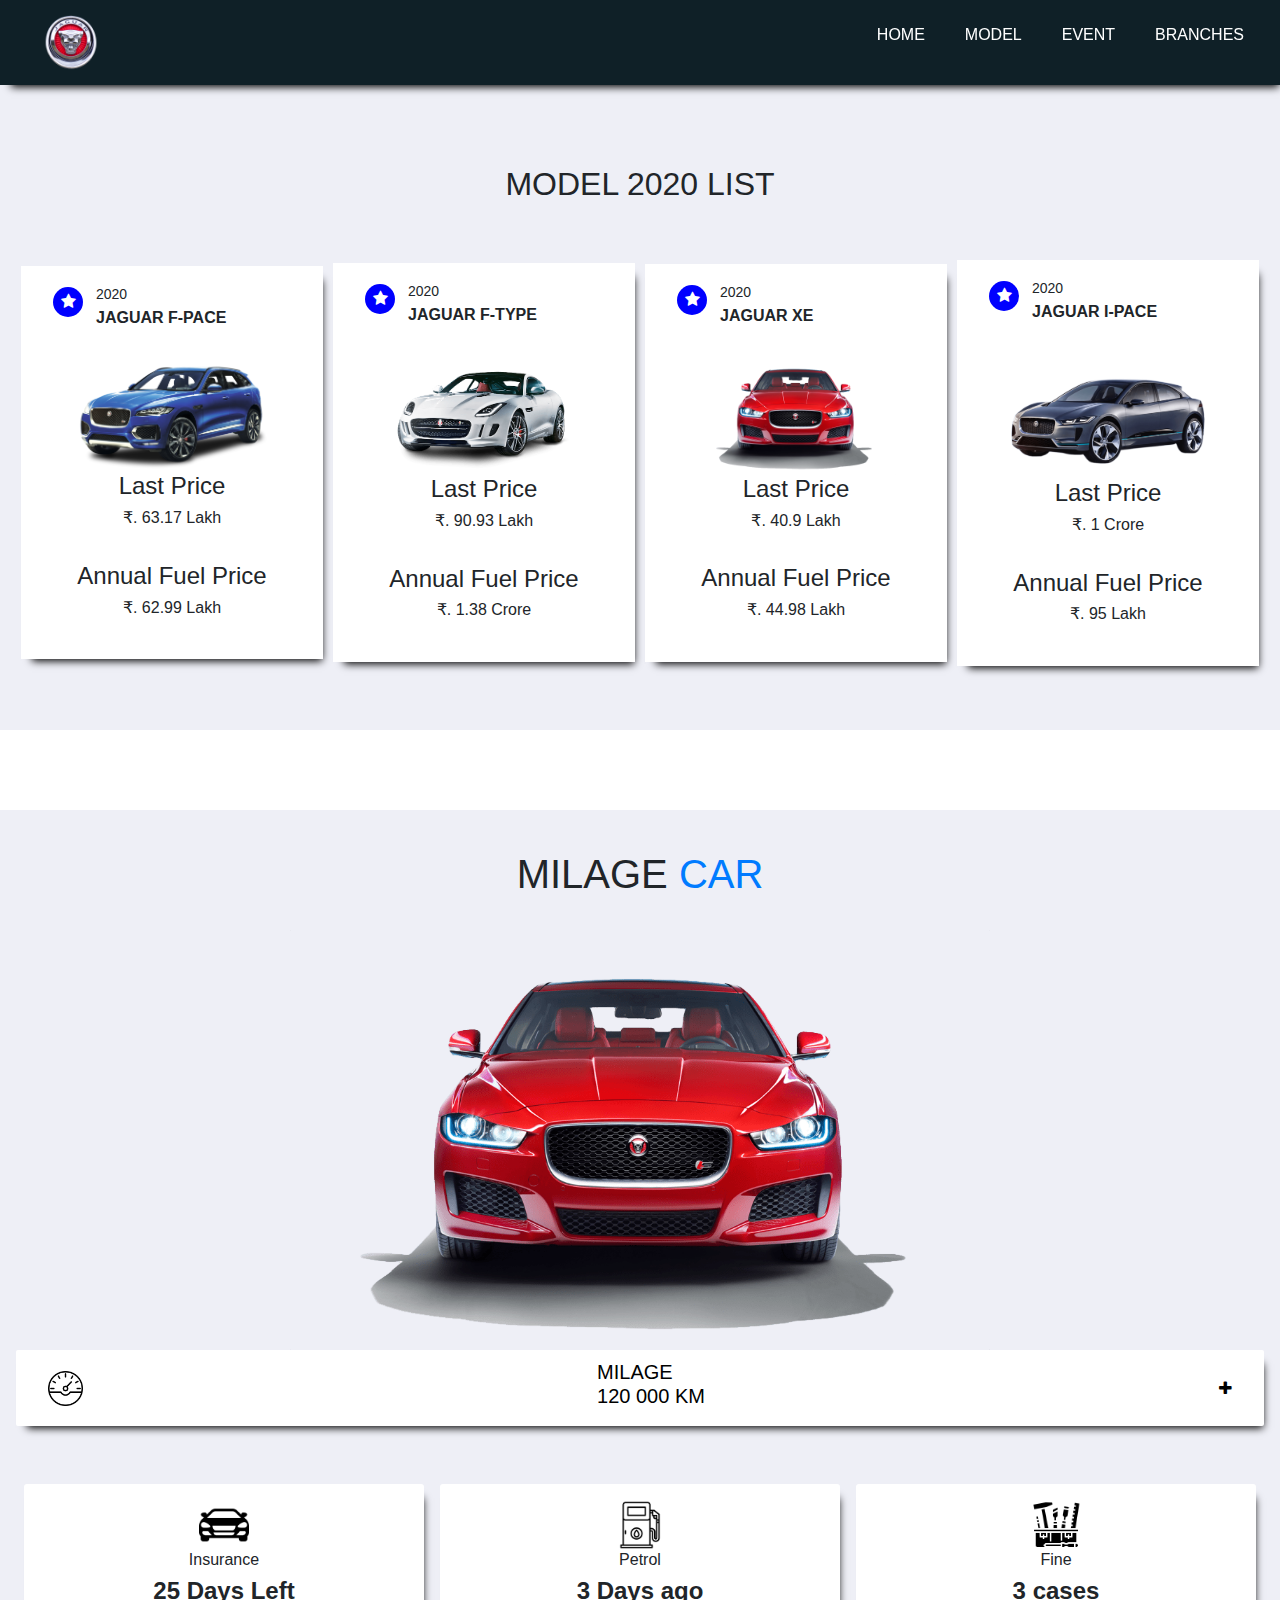
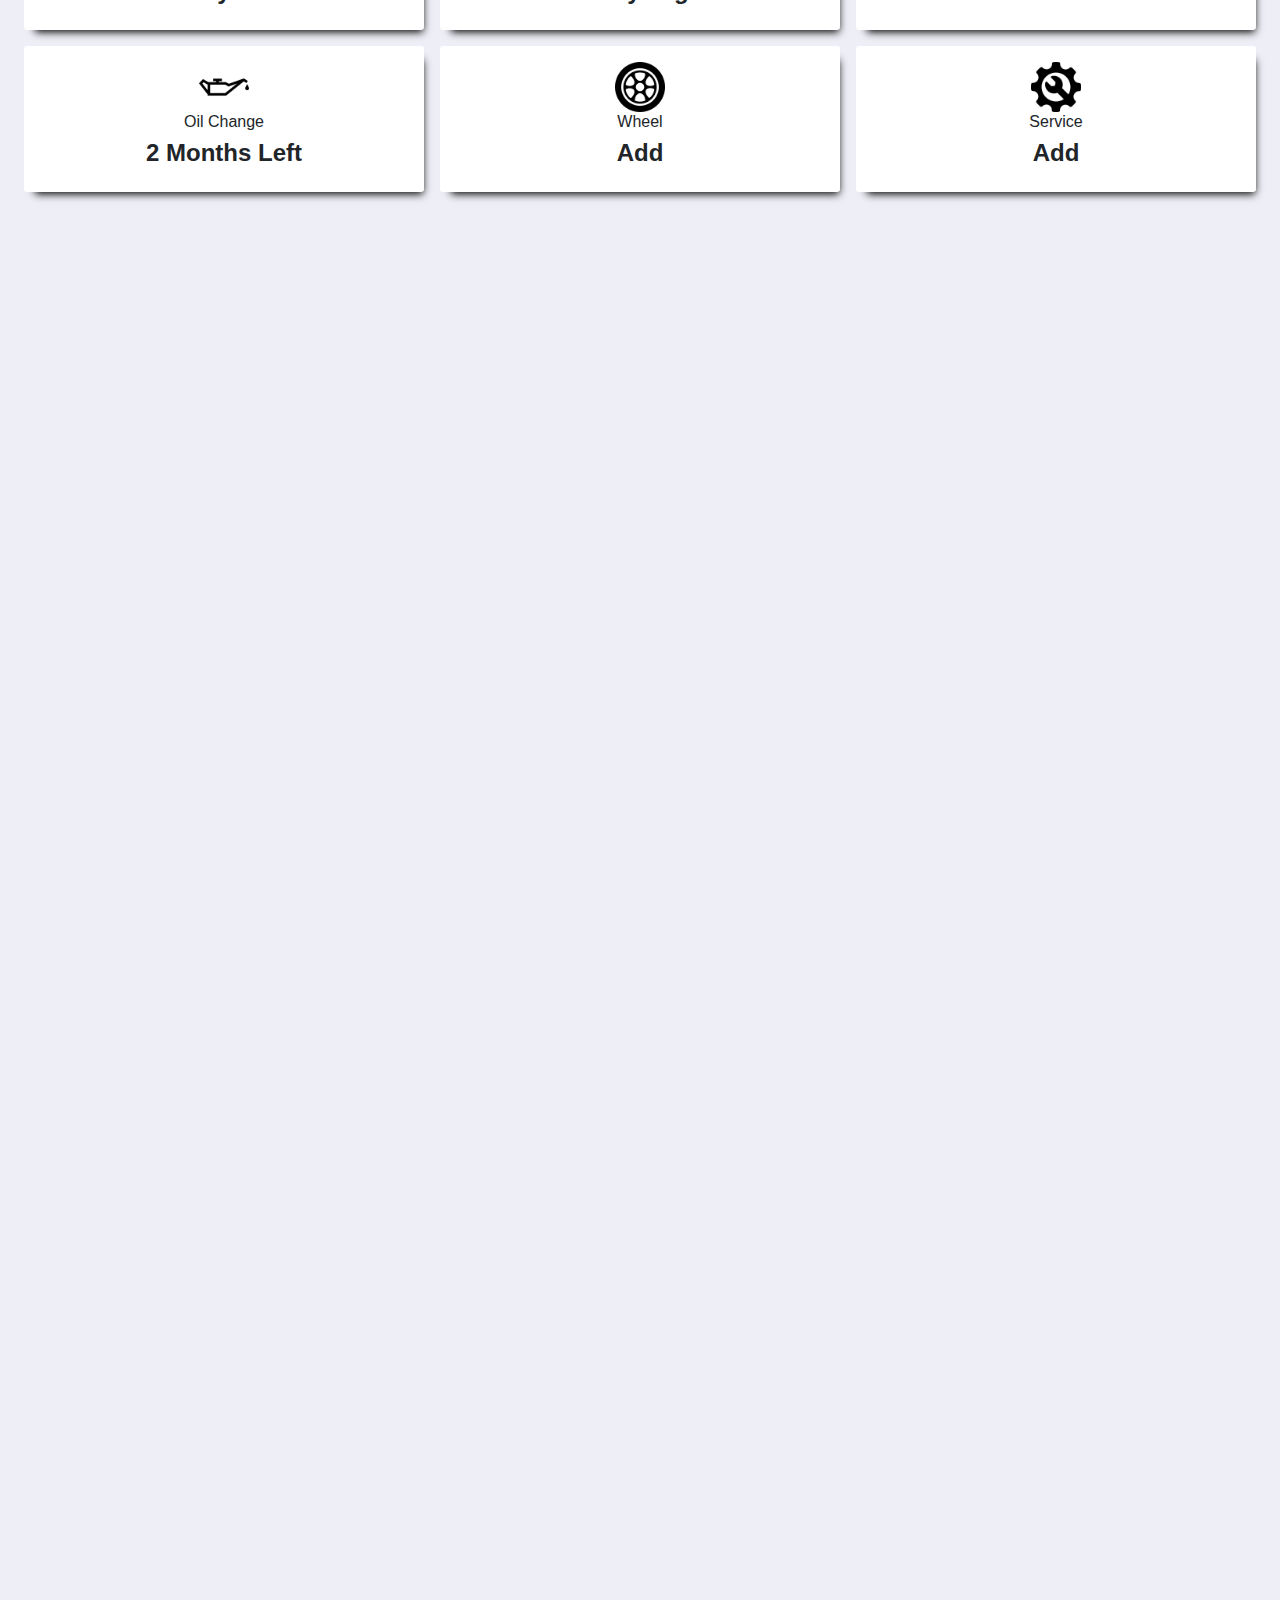
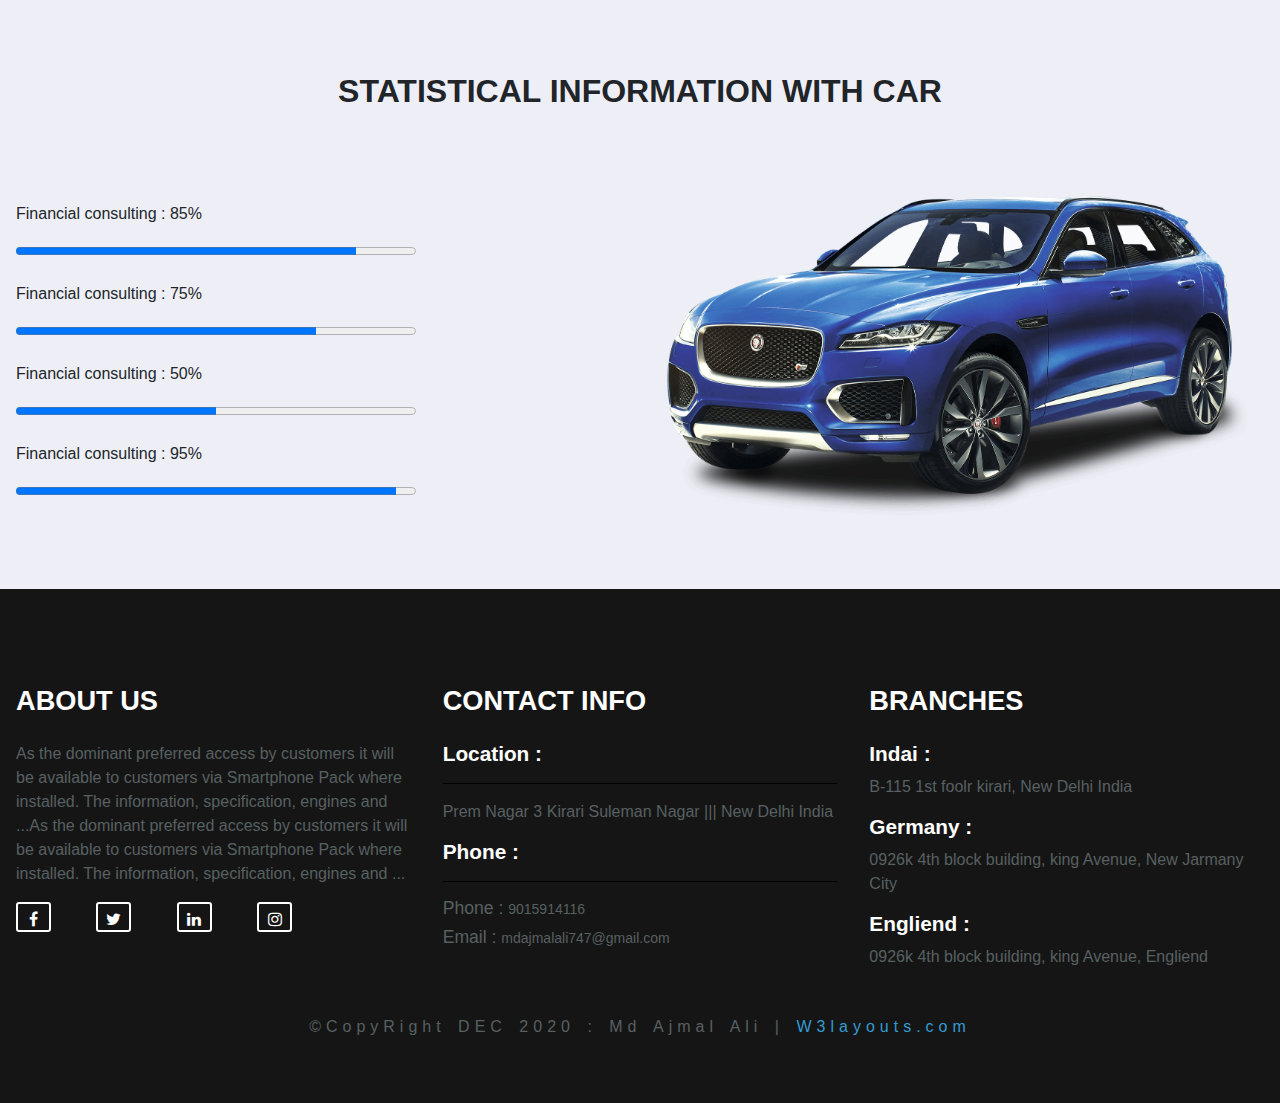
<file: index1.html>
<!DOCTYPE html>
<html lang="en">
<head>
    <meta charset="UTF-8">
    <meta name="viewport" content="width=device-width, initial-scale=1.0">
    <!-- google font  -->
    <link rel="stylesheet" href="https://stackpath.bootstrapcdn.com/font-awesome/4.7.0/css/font-awesome.min.css">
    <!-- bootstrap 4 -->
    <link rel="stylesheet" href="https://maxcdn.bootstrapcdn.com/bootstrap/4.0.0/css/bootstrap.min.css"
     integrity="sha384-Gn5384xqQ1aoWXA+058RXPxPg6fy4IWvTNh0E263XmFcJlSAwiGgFAW/dAiS6JXm" crossorigin="anonymous">
     <!-- model css  -->
     <link rel="stylesheet" href="model.css">
     <!-- jaquery css  -->
     <link rel="stylesheet" href="media.css">
     <!-- model js  -->
     <script defer src="model.js"></script>
     <!-- logo show in title with image  -->
    <link rel = "icon" href = "logo.png.png" type = "logo.png.png">
    <title>jquery</title>
</head>
<body>

    <nav class="navbar" id="navbar">
        <div class="logo">
            <img src="logo.png.png" alt="">
        </div>

        <ul class="navbar_menu" id="navlist">
            <li><a href="index.html">Home</a></li>
            <!-- <li><a href="#About">About</a></li> -->
            <li><a href="index1.html">Model</a></li>
            <li><a href="index2.html">Event</a></li>
            <li><a href="index3.html">Branches</a></li>
        </ul>

        <div class="bars" id="navbarOpen">
            <div class="bars1"></div>
            <div class="bars1 brasOne"></div>
            <div class="bars1 barsTwo"></div>
        </div>
    </nav>
    <!-- navbar end  -->

    <section class="model_car" id="model_car">
        <h1 class="modelSicn">MODEL 2020 LIST</h1>
        <div class="model_container">
            <div class="model_box" id="modelBox1">
                <div class="model_star">
                    <i class="fa fa-star"></i>
                </div>
                <h1 class="model_date">2020</h1><br>
                <h1 class="model_number" id="name">Jaguar F-Pace</h1>
                <div class="felx_box">
                <img id="imgShowAll" src="Jaguar_F-Pace.png" alt="">
                <div class="flx_box_child" id="text">
                    <h1>Last Price <br> <span>₹. 63.17 Lakh</span></h1><br>
                <h1>Annual Fuel Price <br> <span>₹. 62.99 Lakh</span></h1>
                </div>
                </div>
            </div>

            <div class="model_box" id="modelBox2">
                <div class="model_star">
                    <i class="fa fa-star"></i>
                </div>
                <h1 class="model_date">2020</h1><br>
                <h1 class="model_number">JAGUAR F-TYPE</h1>
                <div class="felx_box">
                <img src="Jaguar_F-TYPE.png.png" alt="">
                <div class="flx_box_child">
                    <h1>Last Price <br> <span>₹. 90.93 Lakh</span></h1><br>
                <h1>Annual Fuel Price <br> <span>₹. 1.38 Crore</span></h1>
                </div>
                </div>
            </div>


            <div class="model_box" id="modelBox3">
                <div class="model_star">
                    <i class="fa fa-star"></i>
                </div>
                <h1 class="model_date">2020</h1><br>
                <h1 class="model_number">JAGUAR XE</h1>
                <div class="felx_box">
                <img src="Jaguar_XE.png" alt="">
                <div class="flx_box_child">
                    <h1>Last Price <br> <span>₹. 40.9 Lakh</span></h1><br>
                <h1>Annual Fuel Price <br> <span>₹. 44.98 Lakh</span></h1>
                </div>
                </div>
            </div>


            <div class="model_box" id="modelBox4">
                <div class="model_star">
                    <i class="fa fa-star"></i>
                </div>
                <h1 class="model_date">2020</h1><br>
                <h1 class="model_number">JAGUAR I-PACE</h1>
                <div class="felx_box">
                <img src="Jaguar_I-Pace.png" alt="">
                <div class="flx_box_child">
                    <h1>Last Price <br> <span>₹. 1 Crore</span></h1><br>
                <h1>Annual Fuel Price <br> <span>₹. 95 Lakh</span></h1>
                </div>
                </div>
            </div>
            
        </div>
    </section>

    <!-- pop box start   -->
    <div class="carPop" id="carPop">
        <div class="carPopBorder">
            <div class="carPopIconBox">
                <div class="carPopText"><h1>Jaguar F-Pace</h1></div>
                <div class="carPopIcon" id="carPopIcon">&times;</div>
            </div>
            <div class="carPopImg">
                <img src="Jaguar_F-Pace.png" alt="">
            </div>
            <div class="carSpeedPop">
                <div class="fivKm">
                    <h1>
                        <span>50 MPG</span>
                    highway
                    </h1>
                </div>

                <div class="city">
                    <h1>
                        <span>35 MPG </span><br>
                    City
                    </h1>
                </div>
            </div>
            <div class="ratingPop">
                <h1>Rating : </h1>
                <div class="ratingBox">
                    <i class="fa fa-star" style="color: orange;"></i>
                    <i class="fa fa-star" style="color: orange;"></i>
                    <i class="fa fa-star" style="color: orange;"></i>
                    <i class="fa fa-star-half"></i>
                    <i class="fa fa-star-half"></i>
                </div>
            </div>
            <h1 class="popHeading">F‑PACE is a performance SUV that combines maximum driving exhilaration with efficiency. Technologically advanced to the core, F‑PACE keeps you safe, ...PERFORMANCE TECHNOLOGY. Jaguar F‑PACE is brought to life through the power of its engine combined with Jaguar's Lightweight Aluminium Architecture ...</h1>
        </div>
    </div>

    <div class="carPop" id="carPop1">
        <div class="carPopBorder">
            <div class="carPopIconBox">
                <div class="carPopText"><h1>Jaguar F-TYPE</h1></div>
                <div class="carPopIcon" id="carPopIcon1">&times;</div>
            </div>
            <div class="carPopImg">
                <img src="Jaguar_F-TYPE.png.png" alt="">
            </div>
            <div class="carSpeedPop">
                <div class="fivKm">
                    <h1>
                        <span>55 MPG</span>
                    highway
                    </h1>
                </div>

                <div class="city">
                    <h1>
                        <span>30 MPG </span><br>
                    City
                    </h1>
                </div>
            </div>
            <div class="ratingPop">
                <h1>Rating : </h1>
                <div class="ratingBox">
                    <i class="fa fa-star" style="color: orange;"></i>
                    <i class="fa fa-star" style="color: orange;"></i>
                    <i class="fa fa-star" style="color: orange;"></i>
                    <i class="fa fa-star-half" style="color: orange;"></i>
                    <i class="fa fa-star-half"></i>
                </div>
            </div>
            <h1 class="popHeading">Jaguar F-TYPE is a performance SUV that combines maximum driving exhilaration with efficiency. Technologically advanced to the core, F‑PACE keeps you safe, ...PERFORMANCE TECHNOLOGY. Jaguar F‑PACE is brought to life through the power of its engine combined with Jaguar's Lightweight Aluminium Architecture ...</h1>
        </div>
    </div>

    <div class="carPop" id="carPop2">
        <div class="carPopBorder">
            <div class="carPopIconBox">
                <div class="carPopText"><h1>Jaguar XE</h1></div>
                <div class="carPopIcon" id="carPopIcon2">&times;</div>
            </div>
            <div class="carPopImg">
                <img src="Jaguar_XE.png" alt="">
            </div>
            <div class="carSpeedPop">
                <div class="fivKm">
                    <h1>
                        <span>60 MPG</span>
                    highway
                    </h1>
                </div>

                <div class="city">
                    <h1>
                        <span>35 MPG </span><br>
                    City
                    </h1>
                </div>
            </div>
            <div class="ratingPop">
                <h1>Rating : </h1>
                <div class="ratingBox">
                    <i class="fa fa-star" style="color: orange;"></i>
                    <i class="fa fa-star" style="color: orange;"></i>
                    <i class="fa fa-star" style="color: orange;"></i>
                    <i class="fa fa-star-half"></i>
                    <i class="fa fa-star-half"></i>
                </div>
            </div>
            <h1 class="popHeading">Jaguar F-TYPE is a performance SUV that combines maximum driving exhilaration with efficiency. Technologically advanced to the core, F‑PACE keeps you safe, ...PERFORMANCE TECHNOLOGY. Jaguar F‑PACE is brought to life through the power of its engine combined with Jaguar's Lightweight Aluminium Architecture ...</h1>
        </div>
    </div>

    <div class="carPop" id="carPop3">
        <div class="carPopBorder">
            <div class="carPopIconBox">
                <div class="carPopText"><h1>Jaguar I-Pace</h1></div>
                <div class="carPopIcon" id="carPopIcon3">&times;</div>
            </div>
            <div class="carPopImg">
                <img src="Jaguar_I-Pace.png" alt="">
            </div>
            <div class="carSpeedPop">
                <div class="fivKm">
                    <h1>
                        <span>60 MPG</span>
                    highway
                    </h1>
                </div>

                <div class="city">
                    <h1>
                        <span>35 MPG </span><br>
                    City
                    </h1>
                </div>
            </div>
            <div class="ratingPop">
                <h1>Rating : </h1>
                <div class="ratingBox">
                    <i class="fa fa-star" style="color: orange;"></i>
                    <i class="fa fa-star" style="color: orange;"></i>
                    <i class="fa fa-star" style="color: orange;"></i>
                    <i class="fa fa-star-half" style="color: orange;"></i>
                    <i class="fa fa-star-half" style="color: orange;"></i>
                </div>
            </div>
            <h1 class="popHeading">Jaguar F-TYPE is a performance SUV that combines maximum driving exhilaration with efficiency. Technologically advanced to the core, F‑PACE keeps you safe, ...PERFORMANCE TECHNOLOGY. Jaguar F‑PACE is brought to life through the power of its engine combined with Jaguar's Lightweight Aluminium Architecture ...</h1>
        </div>
    </div>

    <!-- car all details  -->

    <div class="car_details">
        <h1 class="text-center py-4">MILAGE <span class="text-primary">CAR</span></h1>
            <div class="img_details">
                <img src="Jaguar_XE.png" alt="">
            </div>

            <div class="milage_detail">
                <img src="meter.png.png" alt="">
                <h1>
                    Milage <br>
                    120 000 km
                </h1>
                <i class="fa fa-plus"></i>
            </div>

            <div class="felx_details">
            <div class="milage_details">
                <div class="icone_details" id="insucraceCar">
                    <img src="car-front.png.png" alt="">
                    <h4>Insurance</h4>
                    <h2>25 Days Left</h2>
                </div>

                <div class="icone_details" id="petrol">
                    <img src="petrol.png.png" alt="">
                    <h4>Petrol</h4>
                    <h2>3 Days ago</h2>
                </div>

                <div class="icone_details" id="tools">
                    <img src="tools.png.png" alt="">
                    <h4>Fine</h4>
                    <h2>3 cases</h2>
                </div>

                <div class="icone_details" id="oil">
                    <img src="oil.png.png" alt="">
                    <h4>Oil Change</h4>
                    <h2>2 Months Left</h2>
                </div>

                <div class="icone_details" id="wheel">
                    <img src="wheel.png.png" alt="">
                    <h4>Wheel</h4>
                    <h2>Add</h2>
                </div>

                <div class="icone_details" id="service">
                    <img src="service.png.png" alt="">
                    <h4>Service</h4>
                    <h2>Add</h2>
                </div>

            </div>
        </div>
    </div>
    <!-- car background image fixed -->
    <section class="backgroundImg">
        <div class="FixedImg"></div>
        <h1>Statistical information With Car</h1>
        <div class="imgText">
            <div class="imgLeftHeading">
                <!-- <p>
                    Our financial services deeply rely on certain banking procedures that have been perfected over the years and helped us get prestigious awards.
                </p> -->
                <label for="progress1">Financial consulting :</label>
                <span>85%</span><br>
                <progress id="progress1" value="85" max="100"></progress><br>

                <label for="progress2">Financial consulting :</label>
                <span>75%</span><br>
                <progress id="progress2" value="75" max="100"></progress><br>

                <label for="progress3">Financial consulting :</label>
                <span>50%</span><br>
                <progress id="progress3" value="50" max="100"></progress><br>

                <label for="progress4">Financial consulting :</label>
                <span>95%</span><br>
                <progress id="progress4" value="95" max="100"></progress>
            </div>

            <div class="imgLeftHeading">
                <img src="Jaguar_F-Pace.png" alt="">
            </div>
        </div>
    </section>

<!-- footer  -->

    <footer class="footer_container">
        <div class="footer_details">
            <div class="footer_menu">
                <h1>ABOUT US</h1>
                <p class="about_details_us">As the dominant preferred access by customers it will be available to customers via Smartphone Pack where installed. The information, specification, engines and ...As the dominant preferred access by customers it will be available to customers via Smartphone Pack where installed. The information, specification, engines and ...</p>
                <div class="footer_icon">
                    <i class="fa fa-facebook" title="facebook"></i>
                    <i class="fa fa-twitter" title="twitter"></i>
                    <i class="fa fa-linkedin" title="linkedin"></i>
                    <i class="fa fa-instagram" title="instagram"></i>
                </div>
            </div>

            <div class="footer_menu footer_menu2">
                <h1>CONTACT INFO</h1>
                <h4 class="location">Location :</h4>
                <hr>
                <p class="about_details_us">Prem Nagar 3 Kirari Suleman Nagar ||| New Delhi India</p>
                <h4 class="location">Phone :</h4>
                <hr>
                <h4 class="phone_font">Phone : <a href="tel:9015914116">9015914116</a></h4>
                <h4 class="phone_font"> Email : <a href="mailto:mdajmalali747@gmail.com">mdajmalali747@gmail.com</a></h4>
            </div>

            <div class="footer_menu footer_menu1">
                <h1>BRANCHES</h1>
                <h4 class="location">Indai :</h4>
                <p class="about_details_us">B-115 1st foolr kirari, New Delhi India</p>
                <h4 class="location">Germany :</h4>
                <p class="about_details_us">0926k 4th block building, king Avenue, New Jarmany City</p>
                <h4 class="location"> Engliend :</h4>
                <p class="about_details_us">0926k 4th block building, king Avenue, Engliend</p>
            </div>
        </div>

        <!-- copright  -->

        <footer class="copyRight">
            &copyCopyRight DEC 2020 : Md Ajmal Ali | <a href="https://w3layouts.com/">W3layouts.com</a>
        </footer>
    </footer>

    
    

    




<!-- <script defer src="jquery.js"></script>    -->
</body>
</html>
</file>
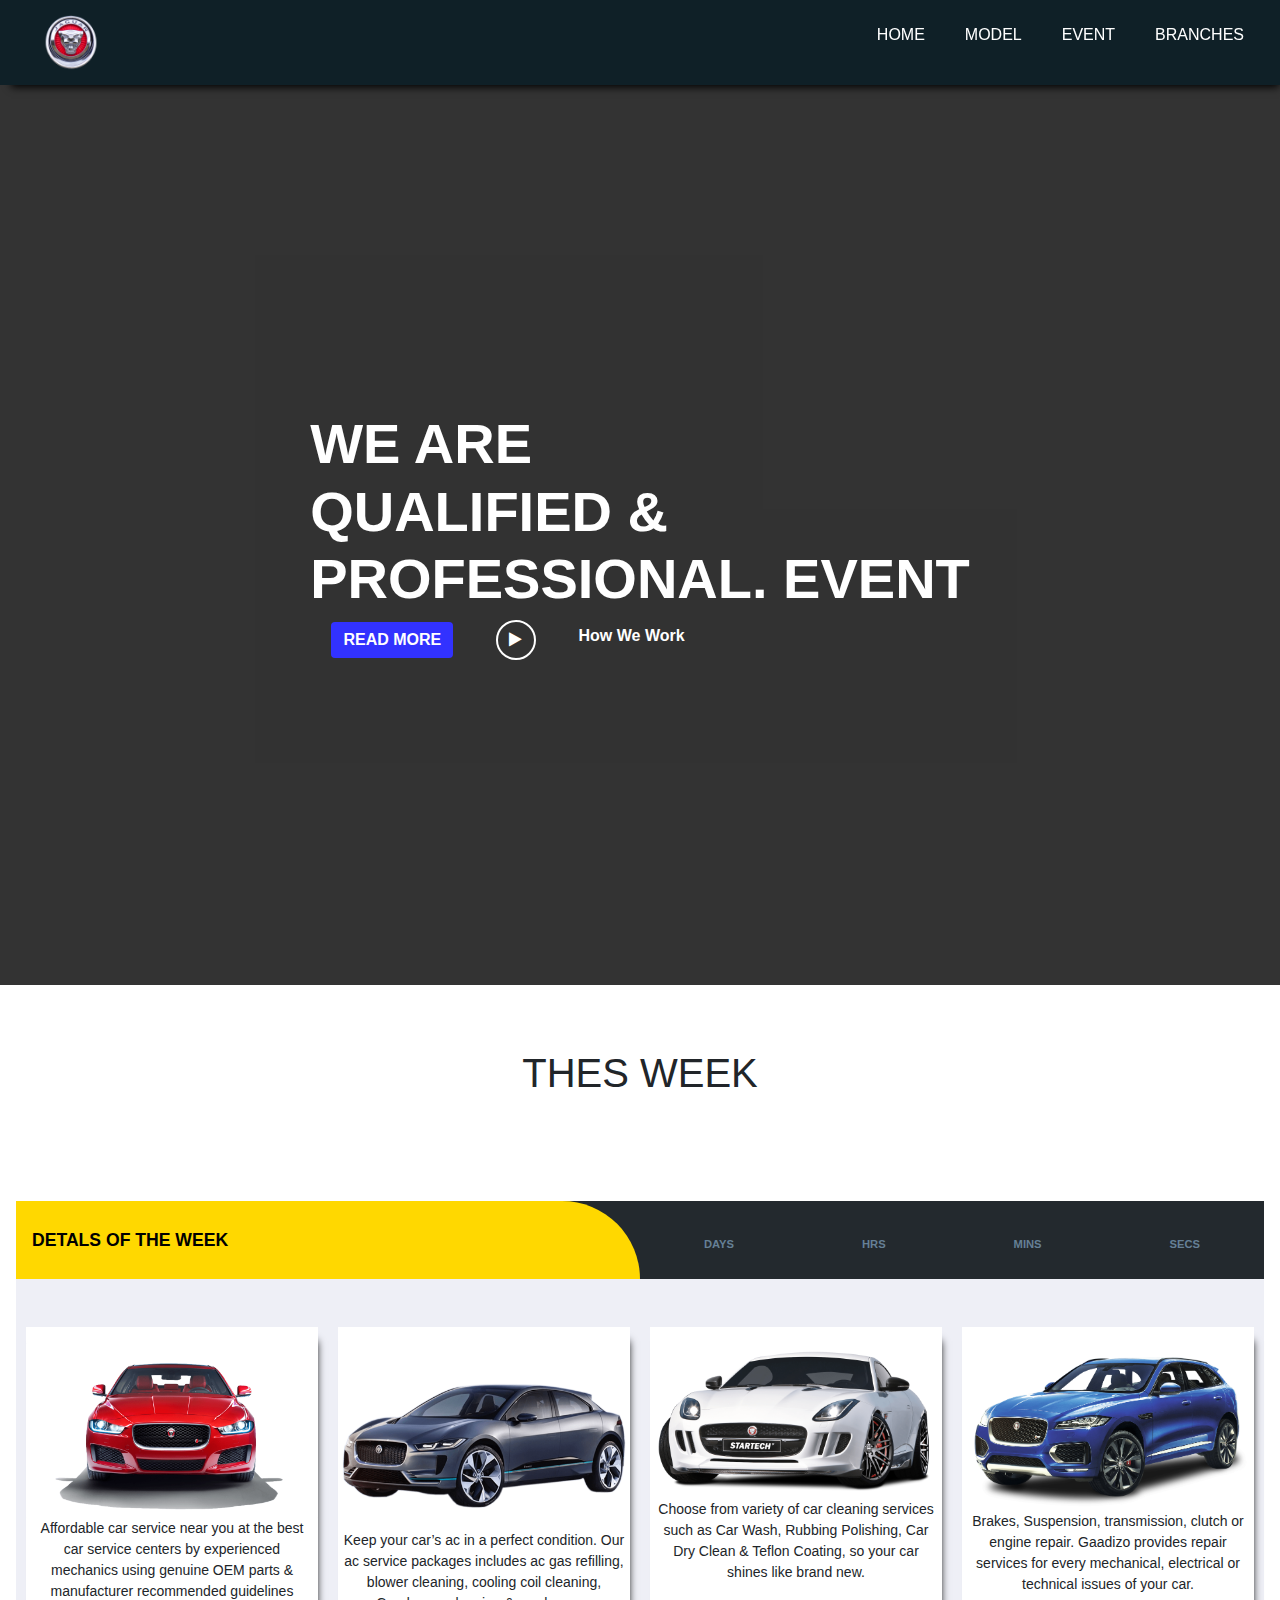
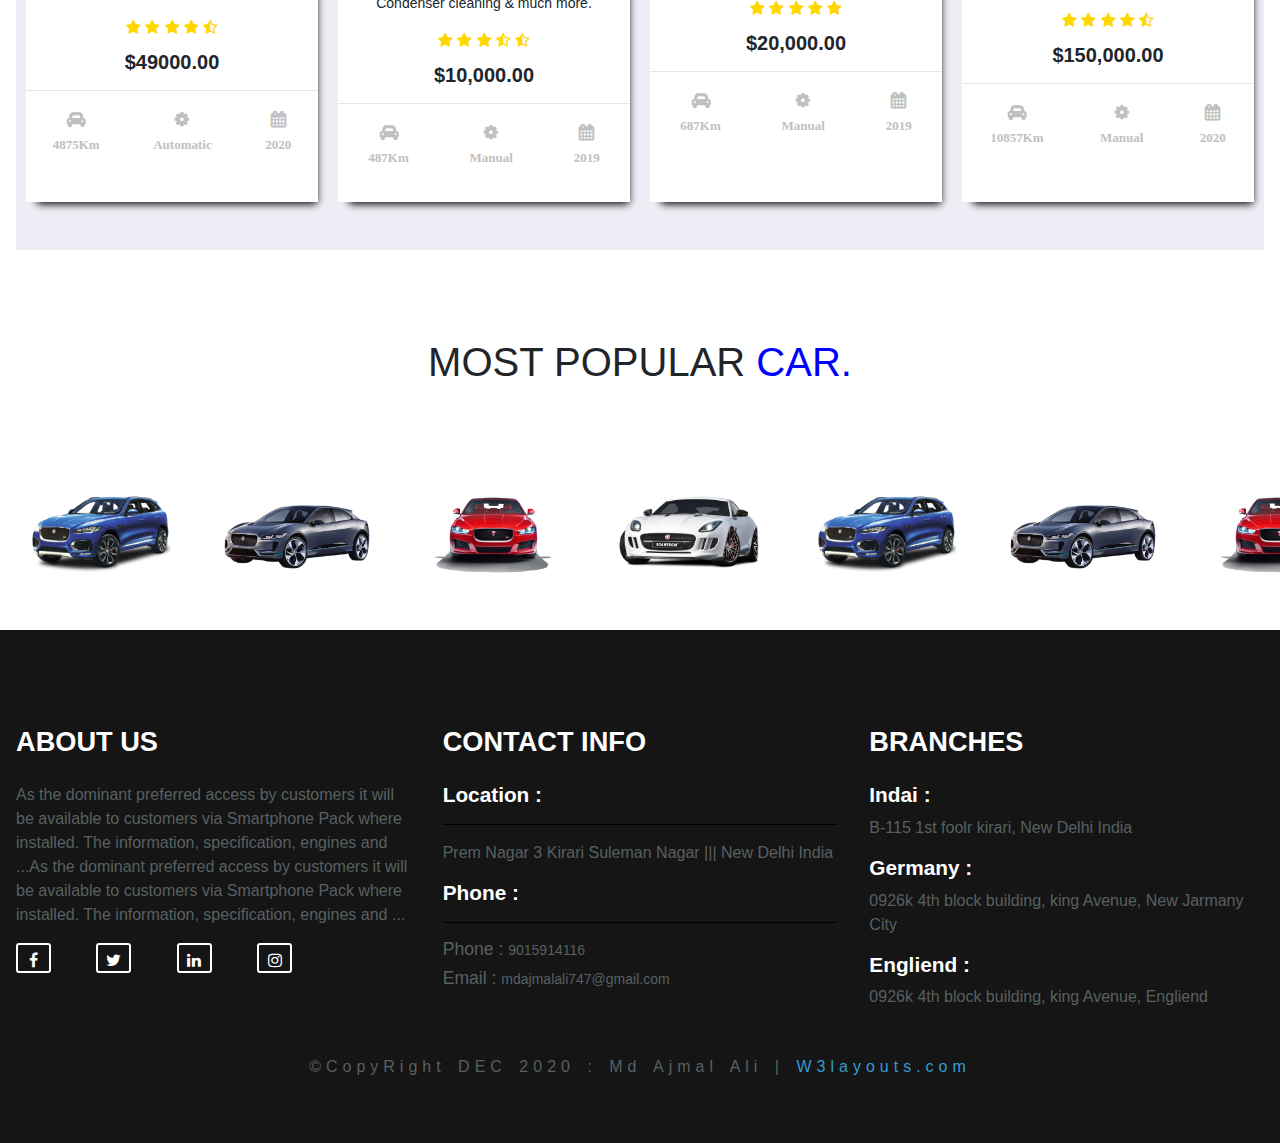
<file: index2.html>
<!DOCTYPE html>
<html lang="en">
<head>
    <meta charset="UTF-8">
    <meta name="viewport" content="width=device-width, initial-scale=1.0">
    <!-- google font  -->
    <link rel="stylesheet" href="https://stackpath.bootstrapcdn.com/font-awesome/4.7.0/css/font-awesome.min.css">
    <!-- bootstrap 4 -->
    <link rel="stylesheet" href="https://maxcdn.bootstrapcdn.com/bootstrap/4.0.0/css/bootstrap.min.css"
     integrity="sha384-Gn5384xqQ1aoWXA+058RXPxPg6fy4IWvTNh0E263XmFcJlSAwiGgFAW/dAiS6JXm" crossorigin="anonymous">
     <!-- model css  -->
     <link rel="stylesheet" href="event.css">
     <!-- jaquery css  -->
     <link rel="stylesheet" href="media.css">
     <!-- model js  -->
     <script defer src="event.js"></script>
     <!-- logo show in title with image  -->
    <link rel = "icon" href = "logo.png.png" type = "logo.png.png">
    <title>jquery</title>
</head>
<body>
    
    <nav class="navbar" id="navbar">
        <div class="logo">
            <img src="logo.png.png" alt="">
        </div>

        <ul class="navbar_menu" id="navlist">
            <li><a href="index.html">Home</a></li>
            <!-- <li><a href="#About">About</a></li> -->
            <li><a href="index1.html">Model</a></li>
            <li><a href="index2.html">Event</a></li>
            <li><a href="index3.html">Branches</a></li>
        </ul>

        <div class="bars" id="navbarOpen">
            <div class="bars1"></div>
            <div class="bars1 brasOne"></div>
            <div class="bars1 barsTwo"></div>
            <i class="fa fa-close" id="close"></i>
        </div>
    </nav>

    <!-- event page  -->

    <section class="event_container">
        <div class="event_img">
            <div class="event_text">
                <h1>We Are <br> Qualified & <br> Professional. Event</h1>
                <div class="button_container">
                    <div class="btn">Read More</div>
                    <i class="fa fa-play" id="paly_video"></i>
                    <h2>How We Work</h2>
                </div>
            </div>
        </div>
    </section>

    <!-- detals of the week -->
    <h1 style="text-align: center; margin: 4rem 0;">THES WEEK</h1>
    <section class="detals_of_car">
        <div class="detals_of_felx">
                <div class="detilas_list felx_details">
                    <span>DETALS OF THE WEEK</span>
                </div>
                <div class="detals_of_day felx_details">
                    <div class="day">
                        <h1 id="days"></h1>
                        <h1>DAYS</h1>
                    </div>

                    <div class="hours">
                        <h1 id="hours"></h1>
                        <h1>HRS</h1>
                    </div>

                    <div class="mint">
                        <h1 id="mint"></h1>
                        <h1>MINS</h1>
                    </div>

                    <div class="secs">
                        <h1 id="secs"></h1>
                        <h1>SECS</h1>
                    </div>

                </div>
            <!-- </div> -->
        </div>

        <div class="details_car_list">
            <div class="delats_img" id="carIconShow">
                <img class="detialsImg" src="Jaguar_XE.png.png" alt=""><br>
                <p>Affordable car service near you at the best car service centers by experienced mechanics using genuine OEM parts & manufacturer recommended guidelines</p><br>
                <div class="detilas_rating">
                    <i class="fa fa-star"></i>
                    <i class="fa fa-star"></i>
                    <i class="fa fa-star"></i>
                    <i class="fa fa-star"></i>
                    <i class="fa fa-star-half-o"></i>
                    <h1>$49000.00</h1>
                <hr>
                </div>

                <div class="details_info" id="carIconShow1">
                    <i class="fa fa-car"><br>
                        <p>4875Km</p>
                    </i>
    
                    <i class="fa fa-cog"><br>
                    <p>Automatic</p>
                    </i>
    
                    <i class="fa fa-calendar"><br>
                    <p>2020</p>
                    </i>
                </div>
            </div>

            <div class="delats_img" id="carIconShow2">
                <img class="detialsImg" src="Jaguar_I-Pace.png" alt=""><br>
                <p>Keep your car’s ac in a perfect condition. Our ac service packages includes ac gas refilling, blower cleaning, cooling coil cleaning, Condenser cleaning & much more.</p><br>
                <div class="detilas_rating">
                    <i class="fa fa-star"></i>
                    <i class="fa fa-star"></i>
                    <i class="fa fa-star"></i>
                    <i class="fa fa-star-half-o"></i>
                    <i class="fa fa-star-half-o"></i>
                    <h1>$10,000.00</h1>
                <hr>
                </div>

                <div class="details_info">
                    <i class="fa fa-car"><br>
                        <p>487Km</p>
                    </i>
    
                    <i class="fa fa-cog"><br>
                    <p>Manual</p>
                </i>
    
                    <i class="fa fa-calendar"><br>
                    <p>2019</p>
                </i>
                </div>
            </div>

            <div class="delats_img" id="carIconShow3">
                <img class="detialsImg" src="aboutCar2.png.png" alt=""><br>
                <div class="carShowFunction2"></div>
                <p>Choose from variety of car cleaning services such as Car Wash, Rubbing Polishing, Car Dry Clean & Teflon Coating, so your car shines like brand new.</p><br>
                <div class="detilas_rating">
                    <i class="fa fa-star"></i>
                    <i class="fa fa-star"></i>
                    <i class="fa fa-star"></i>
                    <i class="fa fa-star"></i>
                    <i class="fa fa-star"></i>
                    <h1>$20,000.00</h1>
                <hr>
                </div>

                <div class="details_info">
                    <i class="fa fa-car"><br>
                        <p>687Km</p>
                    </i>
    
                    <i class="fa fa-cog"><br>
                    <p>Manual</p>
                    </i>
    
                    <i class="fa fa-calendar"><br>
                    <p>2019</p>
                    </i>
                </div>
            </div>

            <div class="delats_img" id="carIconShow4">
                <img class="detialsImg" src="Jaguar_F-Pace.png" alt=""><br>
                <div class="carShowFunction3"></div>
                <p>Brakes, Suspension, transmission, clutch or engine repair. Gaadizo provides repair services for every mechanical, electrical or technical issues of your car.</p><br>
                <div class="detilas_rating">
                    <i class="fa fa-star"></i>
                    <i class="fa fa-star"></i>
                    <i class="fa fa-star"></i>
                    <i class="fa fa-star"></i>
                    <i class="fa fa-star-half-o"></i>
                    <h1>$150,000.00</h1>
                <hr>
                </div>

                <div class="details_info">
                    <i class="fa fa-car"><br>
                        <p>10857Km</p>
                    </i>
    
                    <i class="fa fa-cog"><br>
                    <p>Manual</p>
                    </i>
    
                    <i class="fa fa-calendar"><br>
                    <p>2020</p>
                    </i>
                </div>
            </div>
    </section>

    <!-- layout  -->

    <h1 class="text-center py-5 font-szie-500">MOST POPULAR <span style="color: #0000ff;">CAR.</span></h1>

    <section class="carslider">
        <div class="carSliderWidth">
            <div class="sliderImgShow">
                <img src="Jaguar_F-Pace.png" alt="">
            </div>

            <div class="sliderImgShow">
                <img src="Jaguar_I-Pace.png" alt="">
            </div>

            <div class="sliderImgShow">
                <img src="Jaguar_XE.png.png" alt="">
            </div>

            <div class="sliderImgShow">
                <img src="aboutCar2.png.png" alt="">
            </div>

            <div class="sliderImgShow">
                <img src="Jaguar_F-Pace.png" alt="">
            </div>

            <div class="sliderImgShow">
                <img src="Jaguar_I-Pace.png" alt="">
            </div>

            <div class="sliderImgShow">
                <img src="Jaguar_XE.png.png" alt="">
            </div>

            <div class="sliderImgShow">
                <img src="aboutCar2.png.png" alt="">
            </div>
        </div>
    </section>

    <footer class="footer_container">
        <div class="footer_details">
            <div class="footer_menu">
                <h1>ABOUT US</h1>
                <p class="about_details_us">As the dominant preferred access by customers it will be available to customers via Smartphone Pack where installed. The information, specification, engines and ...As the dominant preferred access by customers it will be available to customers via Smartphone Pack where installed. The information, specification, engines and ...</p>
                <div class="footer_icon">
                    <i class="fa fa-facebook" title="facebook"></i>
                    <i class="fa fa-twitter" title="twitter"></i>
                    <i class="fa fa-linkedin" title="linkedin"></i>
                    <i class="fa fa-instagram" title="instagram"></i>
                </div>
            </div>

            <div class="footer_menu footer_menu2">
                <h1>CONTACT INFO</h1>
                <h4 class="location">Location :</h4>
                <hr>
                <p class="about_details_us">Prem Nagar 3 Kirari Suleman Nagar ||| New Delhi India</p>
                <h4 class="location">Phone :</h4>
                <hr>
                <h4 class="phone_font">Phone : <a href="tel:9015914116">9015914116</a></h4>
                <h4 class="phone_font"> Email : <a href="maltio:mdajmalali747@gmail.com">mdajmalali747@gmail.com</a></h4>
            </div>

            <div class="footer_menu footer_menu1">
                <h1>BRANCHES</h1>
                <h4 class="location">Indai :</h4>
                <p class="about_details_us">B-115 1st foolr kirari, New Delhi India</p>
                <h4 class="location">Germany :</h4>
                <p class="about_details_us">0926k 4th block building, king Avenue, New Jarmany City</p>
                <h4 class="location"> Engliend :</h4>
                <p class="about_details_us">0926k 4th block building, king Avenue, Engliend</p>
            </div>
        </div>

        <!-- copright  -->

        <footer class="copyRight">
            &copyCopyRight DEC 2020 : Md Ajmal Ali | <a href="https://w3layouts.com/">W3layouts.com</a>
        </footer>
    </footer>

</body>
</html>
</file>
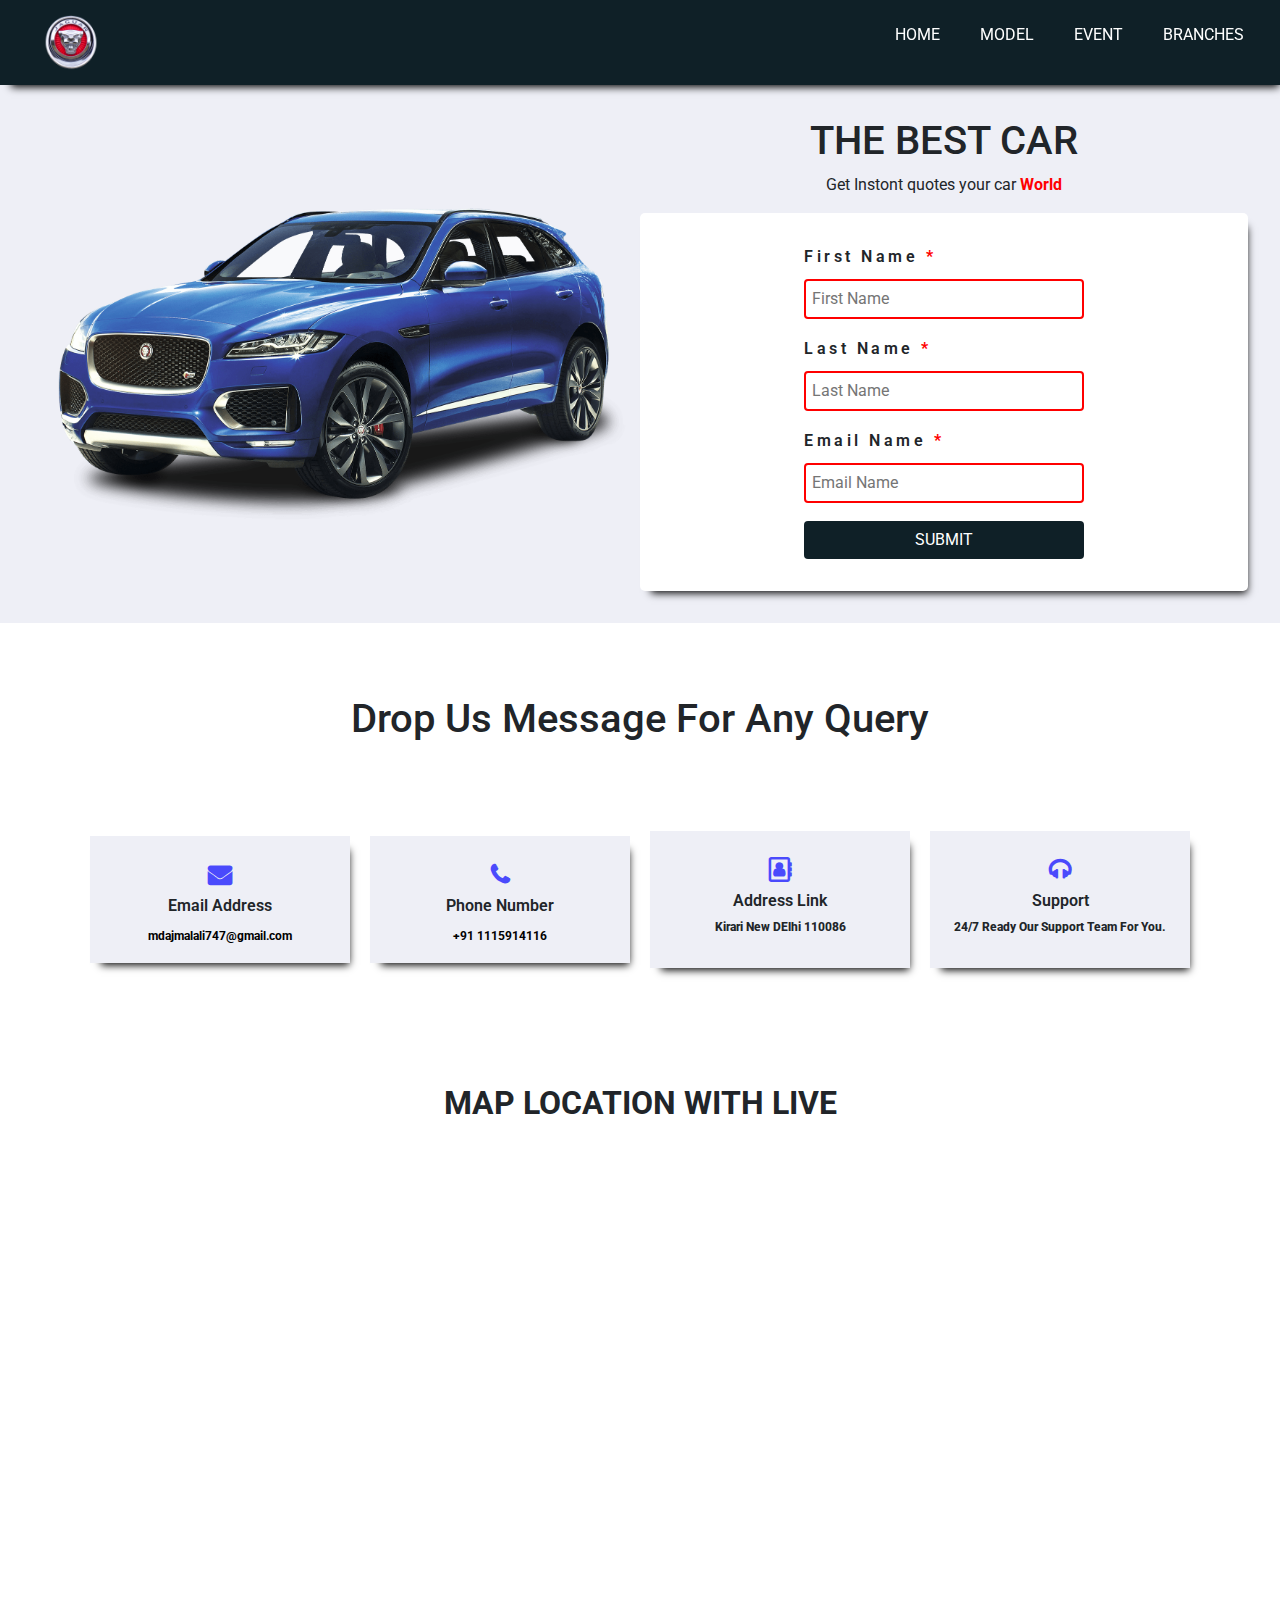
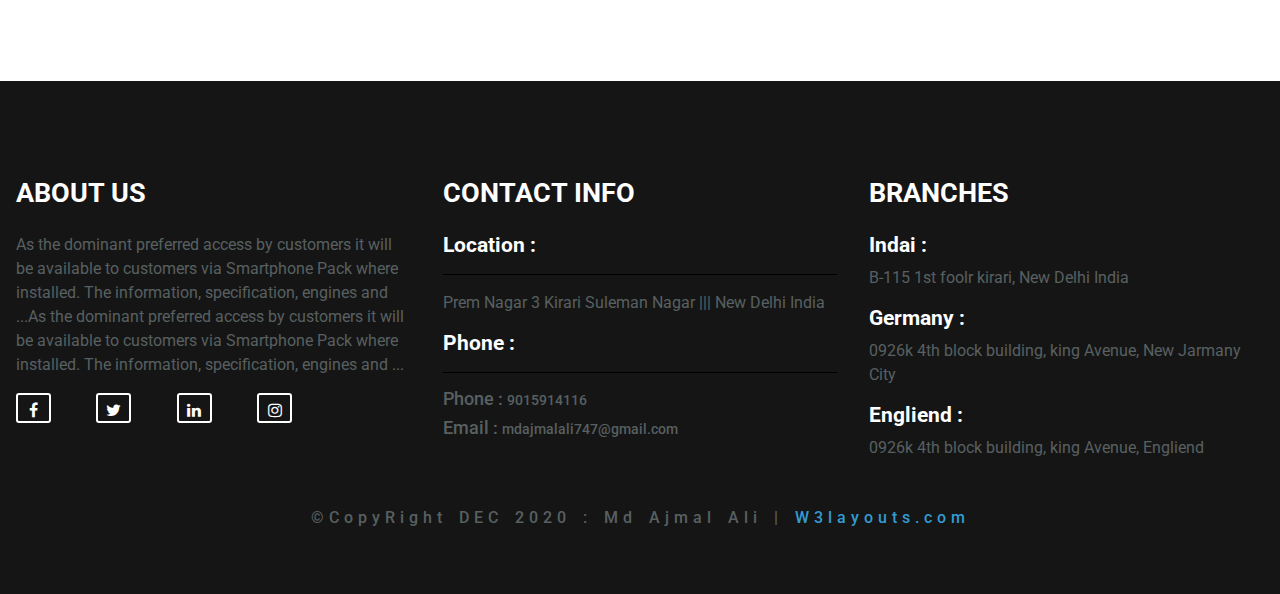
<file: index3.html>
<!DOCTYPE html>
<html lang="en">
<head>
    <meta charset="UTF-8">
    <meta name="viewport" content="width=device-width, initial-scale=1.0">
    <!-- google font  -->
    <link rel="stylesheet" href="https://stackpath.bootstrapcdn.com/font-awesome/4.7.0/css/font-awesome.min.css">
    <!-- bootstrap 4 -->
    <link rel="stylesheet" href="https://maxcdn.bootstrapcdn.com/bootstrap/4.0.0/css/bootstrap.min.css"
     integrity="sha384-Gn5384xqQ1aoWXA+058RXPxPg6fy4IWvTNh0E263XmFcJlSAwiGgFAW/dAiS6JXm" crossorigin="anonymous">
     <!-- model css  -->
     <link rel="stylesheet" href="barnch.css">
     <!-- jaquery css  -->
     <link rel="stylesheet" href="media.css">
     <!-- model js  -->
     <script defer src="barnch.js"></script>
     <!-- logo show in title with image  -->
    <link rel = "icon" href = "logo.png.png" type = "logo.png.png">
    <title>jquery</title>
</head>
<body>
    
    <nav class="navbar" id="navbar">
        <div class="logo">
            <img src="logo.png.png" alt="">
        </div>

        <ul class="navbar_menu" id="navlist">
            <li><a href="index.html">Home</a></li>
            <!-- <li><a href="#About">About</a></li> -->
            <li><a href="index1.html">Model</a></li>
            <li><a href="index2.html">Event</a></li>
            <li><a href="index3.html">Branches</a></li>
        </ul>

        <div class="bars" id="navbarOpen">
            <div class="bars1"></div>
            <div class="bars1 brasOne"></div>
            <div class="bars1 barsTwo"></div>
            <i class="fa fa-close" id="close"></i>
        </div>
    </nav>

    <!-- event page  -->

    <section class="contacts_form">
        <div class="contacts_text">
            <div class="contacts_content">
                <img id="formImg" src="Jaguar_F-Pace.png" alt="">
            </div>
            <div class="contacts_content">
                <h1>THE BEST CAR</h1>
                <p>Get Instont quotes your car <span style="color: red; font-weight: bold;">World</span></p>
                <div class="car_content">
                    <form action="">
                        <label for="name">First Name <span>*</span><br>
                            <input type="text" id="name" placeholder="First Name" maxlength="5" required></label><br>
                        <label for="lastName">Last Name <span>*</span><br>
                            <input type="text" id="lastName" placeholder="Last Name" maxlength="5" required></label><br>
                        <label for="email">Email Name <span>*</span><br>
                            <input type="email" id="email" placeholder="Email Name" maxlength="35" required></label><br>
                        <button style="background-color: #0F2027; color: white;" class="btn lg">Submit</button>
                    </form>
                </div>
            </div>
        </div>
    </section>

    <!-- email information  -->
    <section class="email">
        <h1 class="text-center py-5" style="margin: 1.50rem 0;">Drop Us Message For Any Query</h1>
        <div class="emailContent">
            <div class="flex_email">
                <div class="emailShow">
                    <i class="fa fa-envelope"></i>
                    <h4>Email Address</h4>
                    <a href="maltio:mdajmalali747@gmail.com">mdajmalali747@gmail.com</a>
                </div>
            </div>

            <div class="flex_email">
                <div class="emailShow">
                    <i class="fa fa-phone"></i>
                    <h4>Phone Number</h4>
                    <a href="tel: +91 1115914116">+91 1115914116</a>
                </div>
            </div>

            <div class="flex_email">
                <div class="emailShow">
                    <i class="fa fa-address-book-o"></i>
                    <h4>Address Link</h4>
                    <p style="font-size: 12px; font-weight: 800;">Kirari New DElhi 110086</p>
                </div>
            </div>

            <div class="flex_email">
                <div class="emailShow">
                    <i class="fa fa-headphones"></i>
                    <h4>Support</h4>
                    <p style="font-size: 12px; font-weight: 800;">24/7 Ready Our Support Team For You.</p>
                </div>
            </div>
        </div>
    </section>

    <!-- map -->

    <section class="map">
        <h1 style="text-align: center; font-weight: bold; font-size: 2rem;">MAP LOCATION WITH LIVE</h1>
        <div class="map">
            <iframe src="https://www.google.com/maps/embed?pb=!1m18!1m12!1m3!1d3500.0217164063406!2d77.04592026381933!3d28.68899698239547!2m3!1f0!2f0!3f0!3m2!1i1024!2i768!4f13.1!3m3!1m2!1s0x390d05d1b430a2af%3A0x36e0c226aca34625!2sGauri%20Shankar%20Enclave%2C%20Prem%20Nagar%20II%2C%20Prem%20Nagar%2C%20Delhi!5e0!3m2!1sen!2sin!4v1607232371741!5m2!1sen!2sin" width="100%" height="450" frameborder="0" style="border:0;" allowfullscreen="" aria-hidden="false" tabindex="0"></iframe>
        </div>
    </section>

    <footer class="footer_container">
        <div class="footer_details">
            <div class="footer_menu">
                <h1>ABOUT US</h1>
                <p class="about_details_us">As the dominant preferred access by customers it will be available to customers via Smartphone Pack where installed. The information, specification, engines and ...As the dominant preferred access by customers it will be available to customers via Smartphone Pack where installed. The information, specification, engines and ...</p>
                <div class="footer_icon">
                    <i class="fa fa-facebook" title="facebook"></i>
                    <i class="fa fa-twitter" title="twitter"></i>
                    <i class="fa fa-linkedin" title="linkedin"></i>
                    <i class="fa fa-instagram" title="instagram"></i>
                </div>
            </div>

            <div class="footer_menu footer_menu2">
                <h1>CONTACT INFO</h1>
                <h4 class="location">Location :</h4>
                <hr>
                <p class="about_details_us">Prem Nagar 3 Kirari Suleman Nagar ||| New Delhi India</p>
                <h4 class="location">Phone :</h4>
                <hr>
                <h4 class="phone_font">Phone : <a href="tel:9015914116">9015914116</a></h4>
                <h4 class="phone_font"> Email : <a href="maltio:mdajmalali747@gmail.com">mdajmalali747@gmail.com</a></h4>
            </div>

            <div class="footer_menu footer_menu1">
                <h1>BRANCHES</h1>
                <h4 class="location">Indai :</h4>
                <p class="about_details_us">B-115 1st foolr kirari, New Delhi India</p>
                <h4 class="location">Germany :</h4>
                <p class="about_details_us">0926k 4th block building, king Avenue, New Jarmany City</p>
                <h4 class="location"> Engliend :</h4>
                <p class="about_details_us">0926k 4th block building, king Avenue, Engliend</p>
            </div>
        </div>

        <!-- copright  -->

        <footer class="copyRight">
            &copyCopyRight DEC 2020 : Md Ajmal Ali | <a href="https://w3layouts.com/">W3layouts.com</a>
        </footer>
    </footer>

</body>
</html>
</file>
<file: model.css>
@import url('media.css');

*{
    padding: 0;
    margin: 0;
    box-sizing: border-box;
}

body{
    font-family: Arial, Helvetica, sans-serif;
}

                          /********************************* navbar start  ***********************/

button{
    cursor: pointer;
}

.navbar{
    width: 100%;
    background-color: #0F2027;
    display: flex;
    position: sticky;
    top: 0;
    z-index: 9999;
    box-shadow: 5px 8px 8px -6px black;
}

.logo img{
    margin: 0 20px;
    width: 70px;
}

.navbar_menu{
    display: flex;
    flex-direction: row;
    justify-content: center;
    align-items: center;
}

.navbar_menu li{
    list-style: none;
    margin: 0 20px;
}

.navbar_menu li a{
    text-decoration: none;
    color: #ffffff;
    font-size: 1rem;
    text-transform: uppercase;
}

.navbar_menu li:hover a::before{
 content: "";
  position: absolute;
  top: 45.50px;
  width: 45px;
  height: 10px;
  border-bottom: 2px solid #ffffff;
  text-align: center;
}

.bars{
    position: absolute;
    top: 0;
    right: 0;
    padding: 15px 35px;
    display: none;
}

.bars .bars1{
    width: 35px;
    height: 5px;
    background-color: #ffffff;
    margin: 5px;
    cursor: pointer;
}

.bars .brasOne{
    width: 25px;
    height: 5px;
}

.bars .fa-close{
    position: absolute;
    top: 0;
    padding: 10px 5px;
    font-size: 2.50rem;
    color: #ffffff;
    cursor: pointer;
    display: none;
}


/********************************* navbar end  ***********************/

.model_car{
    max-width: 100%;
    background-color: #EEEFF6;
    padding: 3rem 1rem;
}

.modelSicn{
    display: flex;
    justify-content: center;
    align-items: center;
    text-align: center;
    font-size: 2rem;
    font-weight: 500;
    padding: 2rem 1rem;
}

.model_container{
    display: flex;
    flex-wrap: wrap;
    justify-content: center;
    align-items: center;
    text-align: center;
}

.model_box{
    position: relative;
    flex: 1 1 200px;
    background-color: #ffffff;
    margin: 1rem 5px;
    padding: 1rem 0;
    box-shadow: 5px 8px 8px -6px black;
    cursor: pointer;
}

.model_box:hover{
    transform: translateY(-15px);
    transition: 0.5s ease;
}

.model_star{
    width: 30px;
    height: 30px;
    background-color: #0000FF;
    color: #ffffff;
    border-radius: 100%;
    text-align: center;
    line-height: 30px;
    margin-left: 32px;
    margin-top: 5px;
}

.model_car .model_date{
    position: absolute;
    top: 55px;
    left: 75px;
}

.model_car .model_number{
    position: absolute;
    top: 75px;
    left: 75px;
}

.model_box img{
    width: 200px;
}

.model_car .model_date{
    margin-top: -35px;
    font-size: 14px;
    font-weight: 500;
}

.model_car .model_number{
    margin-top: -35px;
    font-size: 1rem;
    font-weight: bold;
    padding: 2px 0;
    text-transform: uppercase;
}

.model_car .felx_box{
    display: flex;
    /* flex-direction: column; */
    flex-wrap: wrap;
    justify-content: center;
    align-items: center;
    margin: 1rem 0;
}

.felx_box img{
    width: 200px;
}

.felx_box .flx_box_child h1{
    font-size: 1.50rem;
}

.felx_box .flx_box_child h1 span{
    margin-top: -100px;
    font-size: 1rem;
}

 /* ******************************** pop car show **************************** */

.carPop{
    margin-top: 10px;
    display: flex;
    flex-wrap: wrap;
    justify-content: center;
    align-items: center;
    display: none;
}

.carPopBorder{
    padding: 1rem 1rem;
    background-color: #ffffff;
    color: #000000;
    width: 900px;
    max-width: 80%;
    border: 2px solid #000000;
    border-radius: 3px;
    margin: 0 auto;
}

.carPopIconBox{
    padding: 0 1rem;
    display: flex;
    justify-content: space-between;
    align-items: center;
}

.carPopText h1{
    font-size: 1.50rem;
    font-weight: bold;
    text-transform: uppercase;
}

.carPopIcon{
    cursor: pointer;
    font-size: 2rem;
    font-weight: bold;
    background-color: none;
    outline: none;
    border: none;
}


.carPopImg{
    display: flex;
    flex-wrap: wrap;
    justify-content: center;
    align-items: center;
    border-bottom: 2px solid #000000;
    border-radius: 5px;
}

.carPopImg img{
    width: 300px;
    max-width: 80%;
}

.carSpeedPop{
    padding: 10px 1rem;
    display: flex;
    flex-wrap: wrap;
    justify-content: space-between;
    align-items: center;
    text-align: center;
}

.carSpeedPop .fivKm{
    width: 100px;
    height: 100px;
    border: 5px solid #000000;
    border-radius: 100%;
    line-height: 30px;
}

.carSpeedPop .fivKm h1{
    margin-top: 25px;
    font-size: 1rem;
}

.carSpeedPop .fivKm h1 span{
    color: #0000ff;
    font-weight: bold;
}

.carSpeedPop .city{
    width: 100px;
    height: 100px;
    border: 5px solid #000000;
    border-radius: 100%;
    line-height: 30px;
}

.carSpeedPop .city h1{
    margin-top: 25px;
    font-size: 1rem;
}

.carSpeedPop .city h1 span{
    color: #0000ff;
    font-weight: bold;
}

.ratingPop{
    margin: 1rem 0;
    display: flex;
    justify-content: space-around;
    align-items: center;
    border-bottom: 2px solid #000000;
}

.ratingPop h1{
    font-size: 1.50rem;
    font-weight: 600;
}

.popHeading{
    font-size: 1.10rem;
    text-align: justify;
    /* text-align: center; */
    line-height: 30px;
}

/* ********************** car details *********************************** */

.car_details{
    margin-top: 5rem;
    max-width: 100%;
    padding: 1rem 1rem;
    background-color: #EEEFF6;
}

.img_details img{
    width: 700px;
    max-width: 100%;
    margin: 0 auto;
    display: flex;
    flex-wrap: wrap;
    justify-content: center;
    align-items: center;
}

.felx_details{
    display: flex;
    flex-wrap: wrap;
    justify-content: space-between;
    align-items: center;
}

.milage_details{
    flex: 1 1 1200px;
}

.milage_detail{
    padding: 10px 2rem;
    display: flex;
    flex-wrap: wrap;
    justify-content: space-between;
    align-items: center;
    background-color: #ffffff;
    color: #000000;
    border-radius: 2px;
    box-shadow: 5px 8px 8px -6px #000000;
}

.milage_detail img{
    width: 35px;
    cursor: pointer;
}

.milage_detail h1{
    font-size: 1.25rem;
    font-weight: 500;
    text-transform: uppercase;
}

.milage_detail i{
    cursor: pointer;
}

.milage_details{
    margin-top: 50px;
    display: flex;
    flex-wrap: wrap;
    justify-content: space-between;
    align-items: center;
    /* padding: 2rem; */
    text-align: center;
}

.icone_details{
    padding: 1rem;
    flex: 1 1 300px;
    background-color: #ffffff;
    margin: 8px;
    box-shadow: 5px 8px 8px -6px #000000;
    cursor: pointer;
    border-radius: 3px;
}

.icone_details h4{
    font-size: 1rem;
    font-weight: 500;
}

.icone_details h2{
    font-size: 1.50rem;
    font-weight: 700;
}

.icone_details:hover{
    background-color: #EEEFF6;
}

.icone_details img{
    width: 50px;
}

/* ************************* car background img ******************************* */
.backgroundImg{
    max-width: 100%;
    padding: 1rem 0;
    background-color: #EEEFF6;
}

.FixedImg{
    width: 100%;
    max-width: 100%;
    height: 150vh;
    flex: 1 1 auto;
    background-image: url("Jaguar_XE.png");
    background-position: center;
    background-repeat: no-repeat;
    background-size: cover;
    background-attachment: fixed;
}

.imgText{
    /* width: 100%; */
    max-width: 100%;
    padding: 3rem 1rem;
    display: flex;
    flex-wrap: wrap;
    justify-content: space-around;
    align-items: center;
}

.imgLeftHeading{
    flex: 1 1 450px;
}

.imgLeftHeading p{
    font-size: 13px;
    text-align: left;
}

.imgLeftHeading label{
    margin: 1rem 0;
    text-align: left;
}

.imgText img{
    width: 100%;
}

.backgroundImg h1{
    margin-top: 90px;
    text-align: center;
    font-size: 2rem;
    font-weight: 600;
    padding: 0 1rem;
    text-transform: uppercase;
}

progress{
    width: 400px;
}

/* ********************** footer container **************************** */

.footer_container{
    max-width: 100%;
    background-color: #151515;
    color: #586061;
}

.footer_details{
    display: flex;
    flex-wrap: wrap;
    justify-content: center;
    align-content: flex-start;
}

.footer_menu{
    flex: 1 1 350px;
    padding: 5rem 1rem;
}

.footer_menu .about_details_us{
    font-size: 16px;
}

.footer_menu h1{
    font-size: 1.70rem;
    font-weight: 500;
    text-transform: uppercase;
    color: #ffffff;
    font-weight: bold;
    padding: 1rem 0;
}

.footer_menu .footer_icon{
    max-width: 70%;
    display: flex;
    justify-content: space-between;
    align-items: center;
}

.footer_menu .footer_icon i{
    width: 35px;
    height: 30px;
    border: 2px solid #ffffff;
    line-height: 30px;
    text-align: center;
    color: #ffffff;
    cursor: pointer;
    border-radius: 3px;
}

.footer_menu .footer_icon i:hover{
    color: red;
}

.footer_menu .location{
    font-size: 1.30rem;
    font-weight: bold;
    color: #ffffff;
}

.footer_menu .phone_font{
    font-size: 1.10rem;
}

.footer_menu a{
    text-decoration: none;
    color: #586061;
    font-size: 14px;
}

.footer_menu a:hover{
    color: #ffffff;
}

.footer_menu hr{
    width: 100%;
    background-color: #000000;
    color: red;
}

.copyRight{
    margin-top: -50px;
    padding: 0 0 4rem 0;
    font-size: 16px;
    text-align: center;
    font-weight: 500;
    word-spacing: 3px;
    letter-spacing: 5px;
}

.copyRight a{
    color: #339BD2;
    font-size: 1rem;
    text-decoration: none;
    font-weight: 500;
}

.copyRight a:hover{
    color: #ffffff;
}
</file>
<file: media.css>
@media screen and (max-width: 1400px){

    .about_text{
        margin: 10px 35px;
    }
}


@media screen and (max-width: 1050px){
    .footer_menu1{
        margin-top: -120px;
    }
}

@media screen and (max-width: 1007px){
    .bars{
        display: block;
    }

    .navbar ul{
        position: fixed;
        display: flex;
        flex-wrap: wrap;
        justify-content: flex-start;
        align-items: center;
        flex-direction: column;
        width: 100%;
        height: 100vh;
        background-color: black;
        top: 70px;
        left: -100%;
        text-align: center;
        transition: all 0.5s ease;
    }

    .navbar li{
        display: block;
        margin: 35px 0;
        line-height: 30px;
    }

    .navbar ul.active{
        left: 0;
    }

    .navbar_menu li:hover a::before{
         border-bottom: 2px solid transparent;
       }

       .car_text{
           padding: 0 5px 50px 5px;
           text-align: center;
       }

       .car_text h1{
        padding: 0;
        margin-top: 35px;
    }

       .car_color{
           margin-top: -250px;
       }

       .maine_car{
        /* position: relative; */
        margin-top: -150px;
        width: 80%;
        right: 0%;
    }

    .about_car img{
        /* padding: 0; */
        width: 100%;
    }

    .textimonial_slider{
        max-width: 90%;
    }
    
    
}

@media screen and (max-width: 1001px){
    .car_main_child{
        margin-top: -320px;
    }
}

@media screen and (max-width: 805px){
    .myTeam_details{
        flex: 1 1 300px;
        padding: 1rem 10px;
    }

    .btnTechonmlgya{
        flex: 1 1 300px;
    }
}

@media screen and (max-width: 875px){
.orderOne{
    order: 0;
}

.orderTwo{
    order: -1;
 }

 .car_mode, .car_mode1{
     border-bottom: 1px solid #000000;
 }

 .technolgy_image{
    flex: 1 1 300px;
}
.technolgy_image1{
    flex: 1 1 300px;
}
.technolgy_image2{
    flex: 1 1 300px;
}
.technolgy_image3{
    flex: 1 1 300px;
}

}

@media screen and (max-width: 700px){
    .footer_menu2{
        margin-top: -110px;
    }
}


@media screen and (max-width: 600px){
    .car_main_child{
        padding: 0;
        margin: 0 20px;
        margin-top: -200px;
    }

    .car_color{
        height: 350px;
    }

    .about_text{
        padding: 10px 20px;
    }
}

/* model car media query start  */
@media screen and (max-width: 900px){
    .model_box{
        flex: 1 1 300px;
        
    }

    .imgLeftHeading{
        flex: 1 1 350px;
        /* text-align: center; */
    }

    progress{
        width: 100%;
    }

    .backgroundImg h1{
        text-align: center;
        font-size: 2rem;
    }

    .imgLeftHeading p{
        text-align: center;
    }
}

@media screen and (max-width: 654px){
    .model_box{
        flex: 1 1 200px;
        
    }

    .icone_details{
        flex: 1 1 300px;
    }
}
/* model car media query end  */

@media screen and (max-width: 1025px){
    .event_img h1{
        width: 100%;
    }
}

@media screen and (max-width: 737px){
    .event_img h1{
        margin-top: -85px;
        width: 100%;
        font-size: 2rem;
        text-align: center;
        line-height: 35px;
    }

    .button_container{
        margin-top: 50px;
        max-width: 100%;
    }
}

/* event car  */

@media screen and (max-width: 994px){
    .delats_img{
        flex: 1 1 300px;
    }
}

@media screen and (max-width: 672px){
    .sliderImgShow img{
        width: 100%;
        max-width: 100%;
    }
}

/* barnach car */

@media screen and (max-width: 966px){
    .email{
        padding: 0 1rem;
    }

    .flex_email{
        flex: 1 1 300px;
    }
}

@media screen and (max-width: 378px){
    form label input{
        width: 280px;
        max-width: 100%;
    }

    .car_content{
        padding: 1rem;
    }
}
</file>
<file: event.css>
@import url('media.css');

*{
    padding: 0;
    margin: 0;
    box-sizing: border-box;
}

body{
    font-family: Arial, Helvetica, sans-serif;
}

                          /********************************* navbar start  ***********************/

button{
    cursor: pointer;
}

.navbar{
    width: 100%;
    background-color: #0F2027;
    display: flex;
    position: sticky;
    top: 0;
    z-index: 9999;
    box-shadow: 5px 8px 8px -6px black;
}

.logo img{
    margin: 0 20px;
    width: 70px;
}

.navbar_menu{
    display: flex;
    flex-direction: row;
    justify-content: center;
    align-items: center;
}

.navbar_menu li{
    list-style: none;
    margin: 0 20px;
}

.navbar_menu li a{
    text-decoration: none;
    color: #ffffff;
    font-size: 1rem;
    text-transform: uppercase;
}

.navbar_menu li:hover a::before{
 content: "";
  position: absolute;
  top: 45.50px;
  width: 45px;
  height: 10px;
  border-bottom: 2px solid #ffffff;
  text-align: center;
}

.bars{
    position: absolute;
    top: 0;
    right: 0;
    padding: 15px 35px;
    display: none;
}

.bars .bars1{
    width: 35px;
    height: 5px;
    background-color: #ffffff;
    margin: 5px;
    cursor: pointer;
}

.bars .brasOne{
    width: 25px;
    height: 5px;
}

.bars .fa-close{
    position: absolute;
    top: 0;
    padding: 10px 5px;
    font-size: 2.50rem;
    color: #ffffff;
    cursor: pointer;
    display: none;
}


/********************************* navbar end  ***********************/

.event_container{
    position: relative;
    /* width: 100%; */
    max-width: 100%;
    height: 100vh;
    min-height: 100vh;
    background: url("https://purepng.com/public/uploads/large/purepng.com-white-jaguar-xf-2-carcarvehicletransportjaguar-9615246506373y4og.png");
    background-repeat: no-repeat;
    background-size: cover;
    background-position: center;
}

.event_img{
    display: flex;
    flex-wrap: wrap;
    justify-content: center;
    align-items: center;
    width: 100%;
    height: 100vh;
    background-color: black;
    opacity: 0.8;
}

.event_text{
    max-width: 90%;
    margin: 0 auto;
    /* margin-right: 150px; */
}

.event_text h1{
    /* position: relative;
    right: 150px; */
    font-size: 3.50rem;
    font-weight: bold;
    text-transform: uppercase;
    color: #ffffff;
}

.button_container{
    /* position: relative;
    right: 150px; */
    max-width: 60%;
    display: flex;
    flex-wrap: wrap;
    justify-content: space-around;
    align-items: center;
}

.button_container .btn{
    font-weight: bold;
    text-transform: uppercase;
    background-color: #0000ff;
    color: #ffffff;
    border: none;
    outline: none;
}

.button_container i{
    width: 40px;
    height: 40px;
    border-radius: 100%;
    border: 2px solid #ffffff;
    text-align: center;
    line-height: 35px;
    color: #ffffff;
    cursor: pointer;
    transition-duration: 0.5s;
}

.button_container i:hover{
    background-color: #0000ff;
    border: 2px solid #0000ff;
}

.button_container h2{
    font-size: 1rem;
    font-weight: bold;
    color: #ffffff;
}

/* *********************** detals of car **************************** */

.detals_of_car{
    margin-top: 5px;
    padding: 2.50rem 1rem;
}

.detals_of_felx{
    max-width: 100%;
    display: flex;
    flex-wrap: wrap;
    justify-content: space-between;
    align-items: center;
    background-color: #23292E;
    color: #ffffff;
}

.felx_details{
    flex: 1 1 350px;
}

.detilas_list{
    width: 100%;
    max-width: 100%;
    background-color: #FFD800;
    padding: 1.60rem 1rem;
    border-top-right-radius: 150px;
    -webkit-border-top-right-radius: 150px;
    -moz-border-top-right-radius: 150px;
    color: #000000;
}

.detilas_list span{
    font-size: 1.10rem;
    font-weight: bold;
}

.detals_of_day{
    display: flex;
    justify-content: space-around;
    align-items: center;
}

.day h1{
    font-size: 0.70rem;
    font-weight: bold;
    color: #668096;
}

.hours h1{
    font-size: 0.70rem;
    font-weight: bold;
    color: #668096;
}

.mint h1{
    font-size: 0.70rem;
    font-weight: bold;
    color: #668096;
}

.secs h1{
    font-size: 0.70rem;
    font-weight: bold;
    color: #668096;
}

#days, #hours, #mint, #secs{
    padding: 10px 0 0 0;
    color: #ffffff;
    text-align: center;
    font-size: 1.50rem;
}

.fa-star, .fa-star-half-o{
    color: #FFD800;
}

.details_car_list{
    display: flex;
    flex-wrap: wrap;
    background-color: #EEEFF6;
    padding: 2rem 0;
}

.delats_img{
    flex: 1 1 220px;
    text-align: center;
    /* border-right: 1px solid #7d8080; */
    margin: 1rem 10px;
    background-color: #ffffff;
    box-shadow: 5px 8px 8px -6px black;
    padding: 1rem 0;
}

.detialsImg{
    max-width: 100%;
    cursor: pointer;
    transition: 0.5s ease;
}

.detialsImg:hover{
    /* width: 80%; */
    max-width: 100%;
    -ms-transform: scale(1.1);
    -moz-transform: scale(1.1);
    -webkit-transform: scale(1.1);
}

.delats_img p{
    font-size: 14px;
    padding: 0 5px;
}

.detilas_rating{
    margin-top: -25.50px;
}

.delats_img h1{
    font-size: 1.25rem;
    margin-top: 10px;
    font-weight: 600;
}

.details_info{
    display: flex;
    flex-wrap: wrap;
    justify-content: space-around;
    align-items: center;
}

.details_info i{
    max-width: 100%;
    text-align: center;
    line-height: 25px;
    font-weight: bold;
    color: silver;
}

.details_info i p{
   font-size: 13px;
}

/* ****************************** layout ***************************** */

.carslider{
    margin-top: 50px;
    display: block;
    width: 100%;
    overflow-x: scroll;
    margin-bottom: 50px;
}

.carslider::-webkit-scrollbar{
    display: none;
}

.horizantal_slider{
    -ms-overflow-style: none;
}

.carSliderWidth{
    display: block;
    white-space: nowrap;
}

.sliderImgShow{
    display: inline-block;
    margin-left: 10px;
}

.sliderImgShow img{
    width: 150px;
    /* height: 150px; */
    object-fit: cover;
    transition: 0.5s ease;
    margin: 0 1rem;
}

.sliderImgShow img:hover{
    transform: scale(1.5);
    cursor: pointer;
}

/* ********************** footer container **************************** */

.footer_container{
    max-width: 100%;
    background-color: #151515;
    color: #586061;
}

.footer_details{
    display: flex;
    flex-wrap: wrap;
    justify-content: center;
    align-content: flex-start;
}

.footer_menu{
    flex: 1 1 350px;
    padding: 5rem 1rem;
}

.footer_menu .about_details_us{
    font-size: 16px;
}

.footer_menu h1{
    font-size: 1.70rem;
    font-weight: 500;
    text-transform: uppercase;
    color: #ffffff;
    font-weight: bold;
    padding: 1rem 0;
}

.footer_menu .footer_icon{
    max-width: 70%;
    display: flex;
    justify-content: space-between;
    align-items: center;
}

.footer_menu .footer_icon i{
    width: 35px;
    height: 30px;
    border: 2px solid #ffffff;
    line-height: 30px;
    text-align: center;
    color: #ffffff;
    cursor: pointer;
    border-radius: 3px;
}

.footer_menu .footer_icon i:hover{
    color: red;
}

.footer_menu .location{
    font-size: 1.30rem;
    font-weight: bold;
    color: #ffffff;
}

.footer_menu .phone_font{
    font-size: 1.10rem;
}

.footer_menu a{
    text-decoration: none;
    color: #586061;
    font-size: 14px;
}

.footer_menu a:hover{
    color: #ffffff;
}

.footer_menu hr{
    width: 100%;
    background-color: #000000;
    color: red;
}

.copyRight{
    margin-top: -50px;
    padding: 0 0 4rem 0;
    font-size: 16px;
    text-align: center;
    font-weight: 500;
    word-spacing: 3px;
    letter-spacing: 5px;
}

.copyRight a{
    color: #339BD2;
    font-size: 1rem;
    text-decoration: none;
    font-weight: 500;
}

.copyRight a:hover{
    color: #ffffff;
}
</file>
<file: barnch.css>
@import url('media.css');
@import url('https://fonts.googleapis.com/css2?family=Roboto&display=swap');

*{
    padding: 0;
    margin: 0;
    box-sizing: border-box;
}

body{
    font-family: 'Roboto', sans-serif;
}

                          /********************************* navbar start  ***********************/

button{
    cursor: pointer;
}

.navbar{
    width: 100%;
    background-color: #0F2027;
    display: flex;
    position: sticky;
    top: 0;
    z-index: 9999;
    box-shadow: 5px 8px 8px -6px black;
}

.logo img{
    margin: 0 20px;
    width: 70px;
}

.navbar_menu{
    display: flex;
    flex-direction: row;
    justify-content: center;
    align-items: center;
}

.navbar_menu li{
    list-style: none;
    margin: 0 20px;
}

.navbar_menu li a{
    text-decoration: none;
    color: #ffffff;
    font-size: 1rem;
    text-transform: uppercase;
}

.navbar_menu li:hover a::before{
 content: "";
  position: absolute;
  top: 45.50px;
  width: 45px;
  height: 10px;
  border-bottom: 2px solid #ffffff;
  text-align: center;
}

.bars{
    position: absolute;
    top: 0;
    right: 0;
    padding: 15px 35px;
    display: none;
}

.bars .bars1{
    width: 35px;
    height: 5px;
    background-color: #ffffff;
    margin: 5px;
    cursor: pointer;
}

.bars .brasOne{
    width: 25px;
    height: 5px;
}

.bars .fa-close{
    position: absolute;
    top: 0;
    padding: 10px 5px;
    font-size: 2.50rem;
    color: #ffffff;
    cursor: pointer;
    display: none;
}


/********************************* navbar end  ***********************/

.contacts_form{
    max-width: 100%;
    padding: 2rem;
    background-color: #EEEFF6;
}

.contacts_text{
    width: 100%;
    max-width: 100%;
    display: flex;
    flex-wrap: wrap;
    justify-content: center;
    align-items: center;
    text-align: center;
}

.contacts_content{
    flex: 1 1 400px;
}

.contacts_content img{
    max-width: 100%;
}

.car_content{
    background-color: #ffffff;
    padding: 2rem;
    border-radius: 5px;
    box-shadow: 5px 8px 8px -6px black;
}

form label{
    text-align: left;
    letter-spacing: 3.50px;
    font-weight: 600;
}

form label span{
    font-size: 1rem;
    font-weight: bold;
    color: red;
}

form label input{
    width: 280px;
    max-width: 100%;
    padding: 6px;
    border: none;
    /* outline: none; */
    margin: 10px 0;
}

input[type=text]{
  box-sizing: border-box;
  border: 2px solid red;
  border-radius: 4px;
}

input[type=email]{
    box-sizing: border-box;
    border: 2px solid red;
    border-radius: 4px; 
}

form .btn{
    width: 280px;
    max-width: 100%;
    text-transform: uppercase;
}

/* *********************** email ********************************* */

.email{
    width: 100%;
    height: 100%;
    padding: 0 5rem;
}

.emailContent{
    display: flex;
    flex-wrap: wrap;
    justify-content: center;
    align-items: center;
}

.flex_email{
    flex: 1 1 200px;
}

.emailShow{
    background-color: #EEEFF6;
    margin: 1rem 10px;
    text-align: center;
    padding: 1rem 0;
    box-shadow: 5px 8px 8px -6px black;
}

.emailShow i{
    color: #0000ffaf;
    font-size: 1.50rem;
    font-weight: bold;
    margin: 10px 0;
}

.emailShow h4{
    font-size: 1rem;
    font-weight: 600;
}

.emailShow a{
    text-decoration: none;
    font-size: 12px;
    font-weight: bold;
    color: black;
}

.emailShow a:hover{
    color: #7B55FF;
}

/* ********************************* map ************************************* */

.map{
    width: 100%;
    max-width: 100%;
}

.map{
    margin-top: 100px;
    display: flex;
    flex-wrap: wrap;
    justify-content: center;
    align-items: center;
}

/* ********************** footer container **************************** */

.footer_container{
    max-width: 100%;
    background-color: #151515;
    color: #586061;
}

.footer_details{
    display: flex;
    flex-wrap: wrap;
    justify-content: center;
    align-content: flex-start;
}

.footer_menu{
    flex: 1 1 350px;
    padding: 5rem 1rem;
}

.footer_menu .about_details_us{
    font-size: 16px;
}

.footer_menu h1{
    font-size: 1.70rem;
    font-weight: 500;
    text-transform: uppercase;
    color: #ffffff;
    font-weight: bold;
    padding: 1rem 0;
}

.footer_menu .footer_icon{
    max-width: 70%;
    display: flex;
    justify-content: space-between;
    align-items: center;
}

.footer_menu .footer_icon i{
    width: 35px;
    height: 30px;
    border: 2px solid #ffffff;
    line-height: 30px;
    text-align: center;
    color: #ffffff;
    cursor: pointer;
    border-radius: 3px;
}

.footer_menu .footer_icon i:hover{
    color: red;
}

.footer_menu .location{
    font-size: 1.30rem;
    font-weight: bold;
    color: #ffffff;
}

.footer_menu .phone_font{
    font-size: 1.10rem;
}

.footer_menu a{
    text-decoration: none;
    color: #586061;
    font-size: 14px;
}

.footer_menu a:hover{
    color: #ffffff;
}

.footer_menu hr{
    width: 100%;
    background-color: #000000;
    color: red;
}

.copyRight{
    margin-top: -50px;
    padding: 0 0 4rem 0;
    font-size: 16px;
    text-align: center;
    font-weight: 500;
    word-spacing: 3px;
    letter-spacing: 5px;
}

.copyRight a{
    color: #339BD2;
    font-size: 1rem;
    text-decoration: none;
    font-weight: 500;
}

.copyRight a:hover{
    color: #ffffff;
}
</file>
